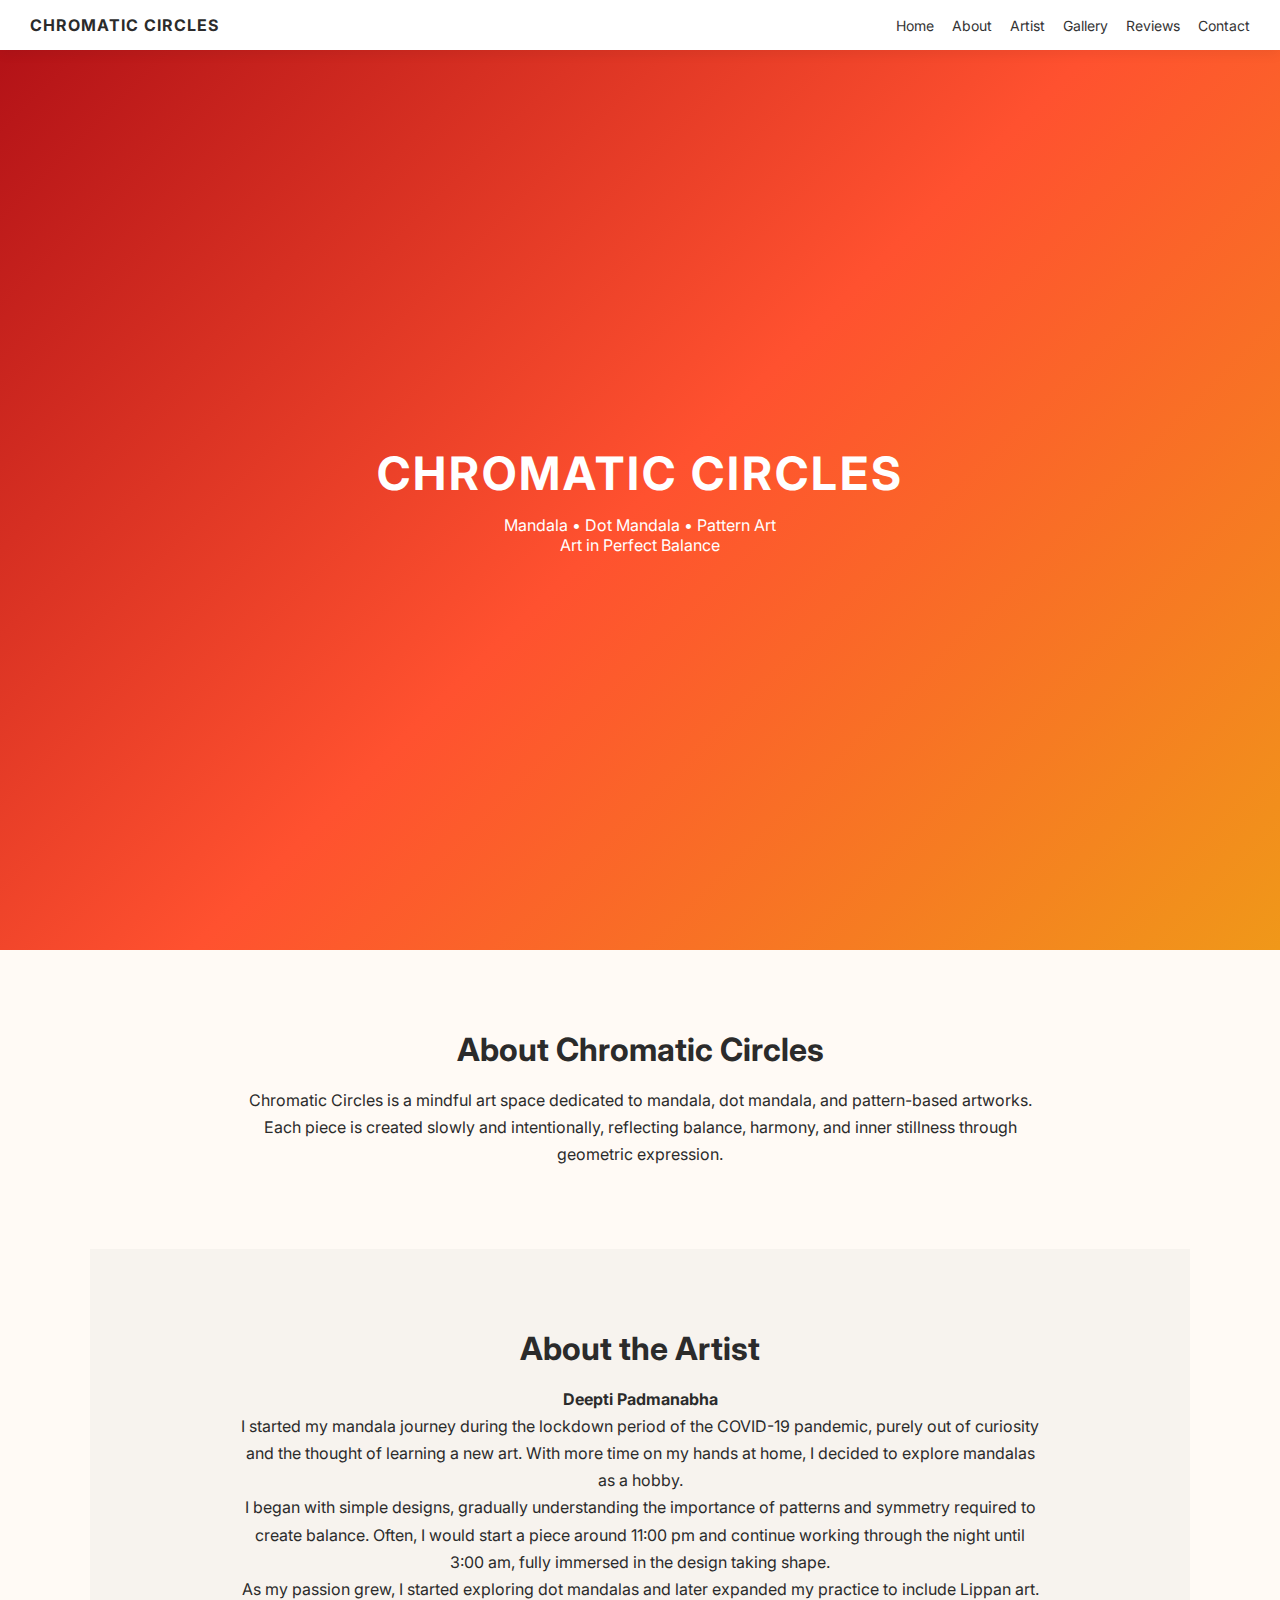
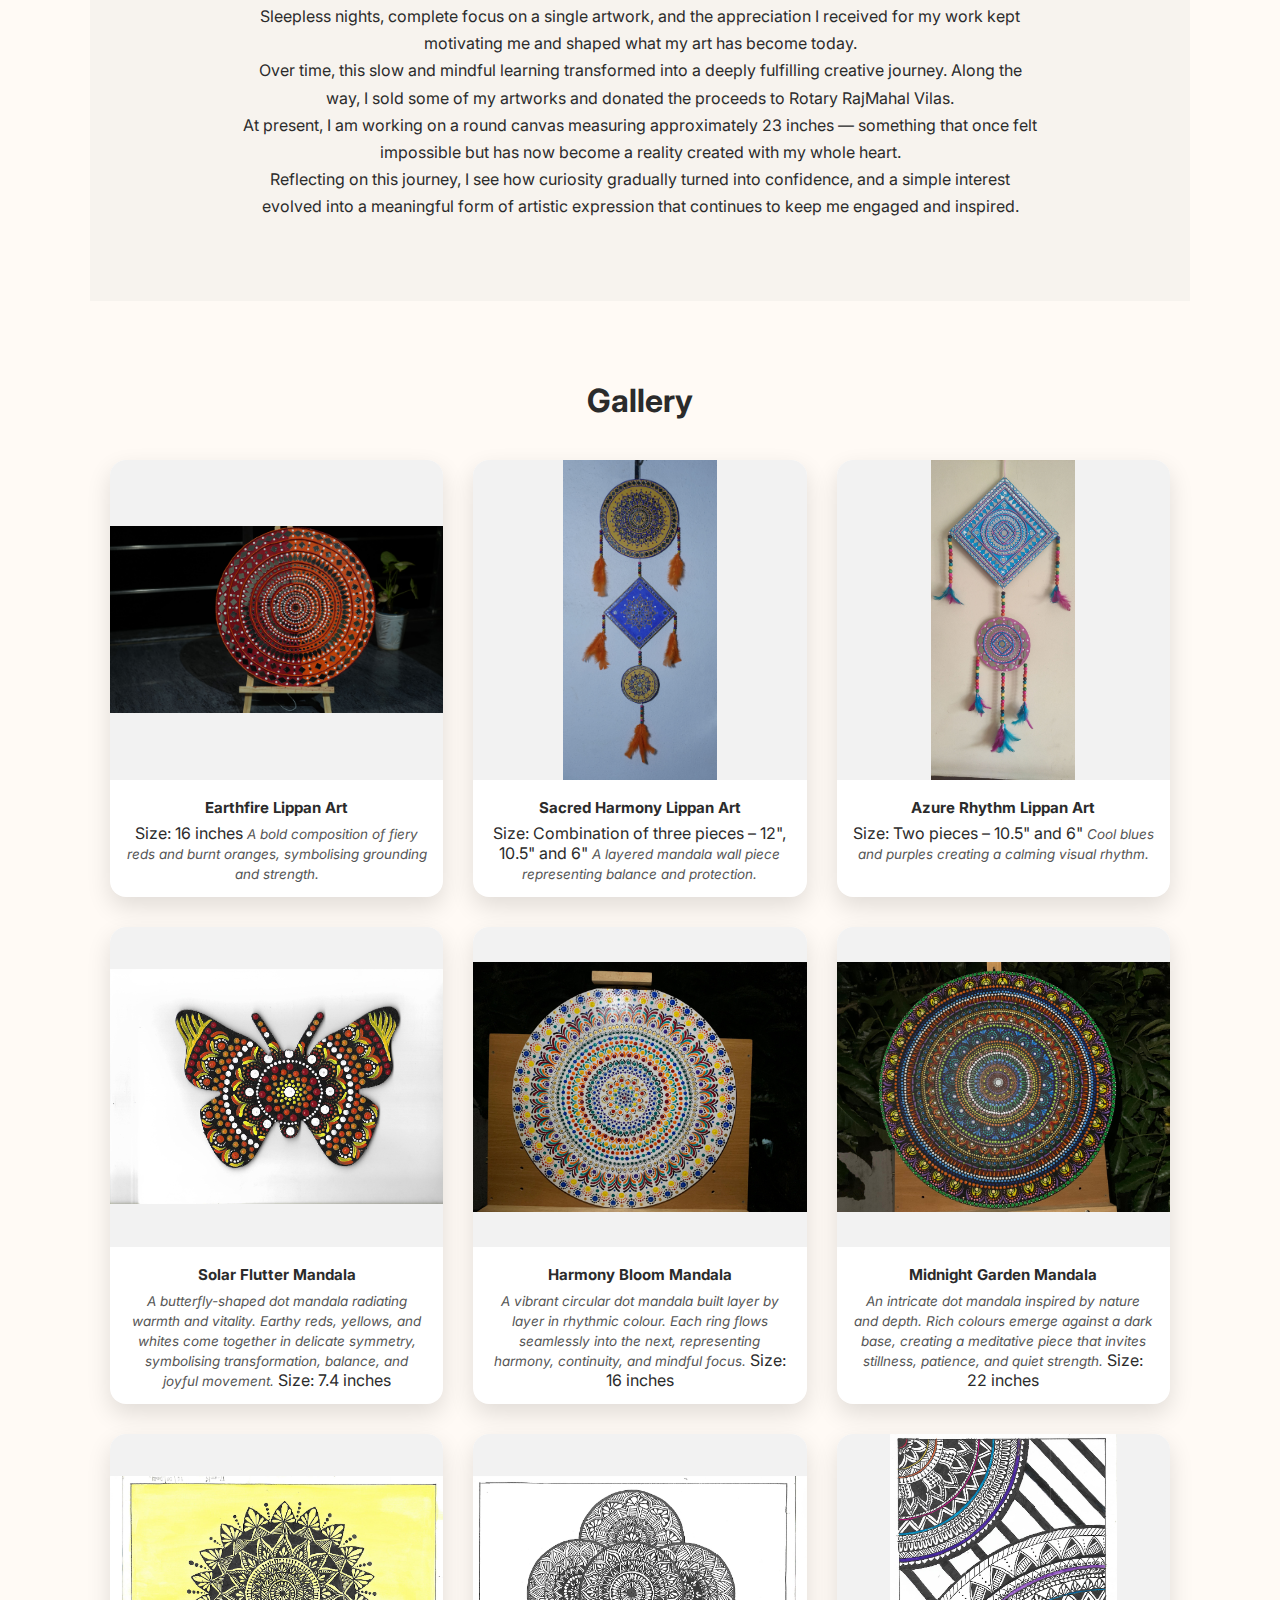
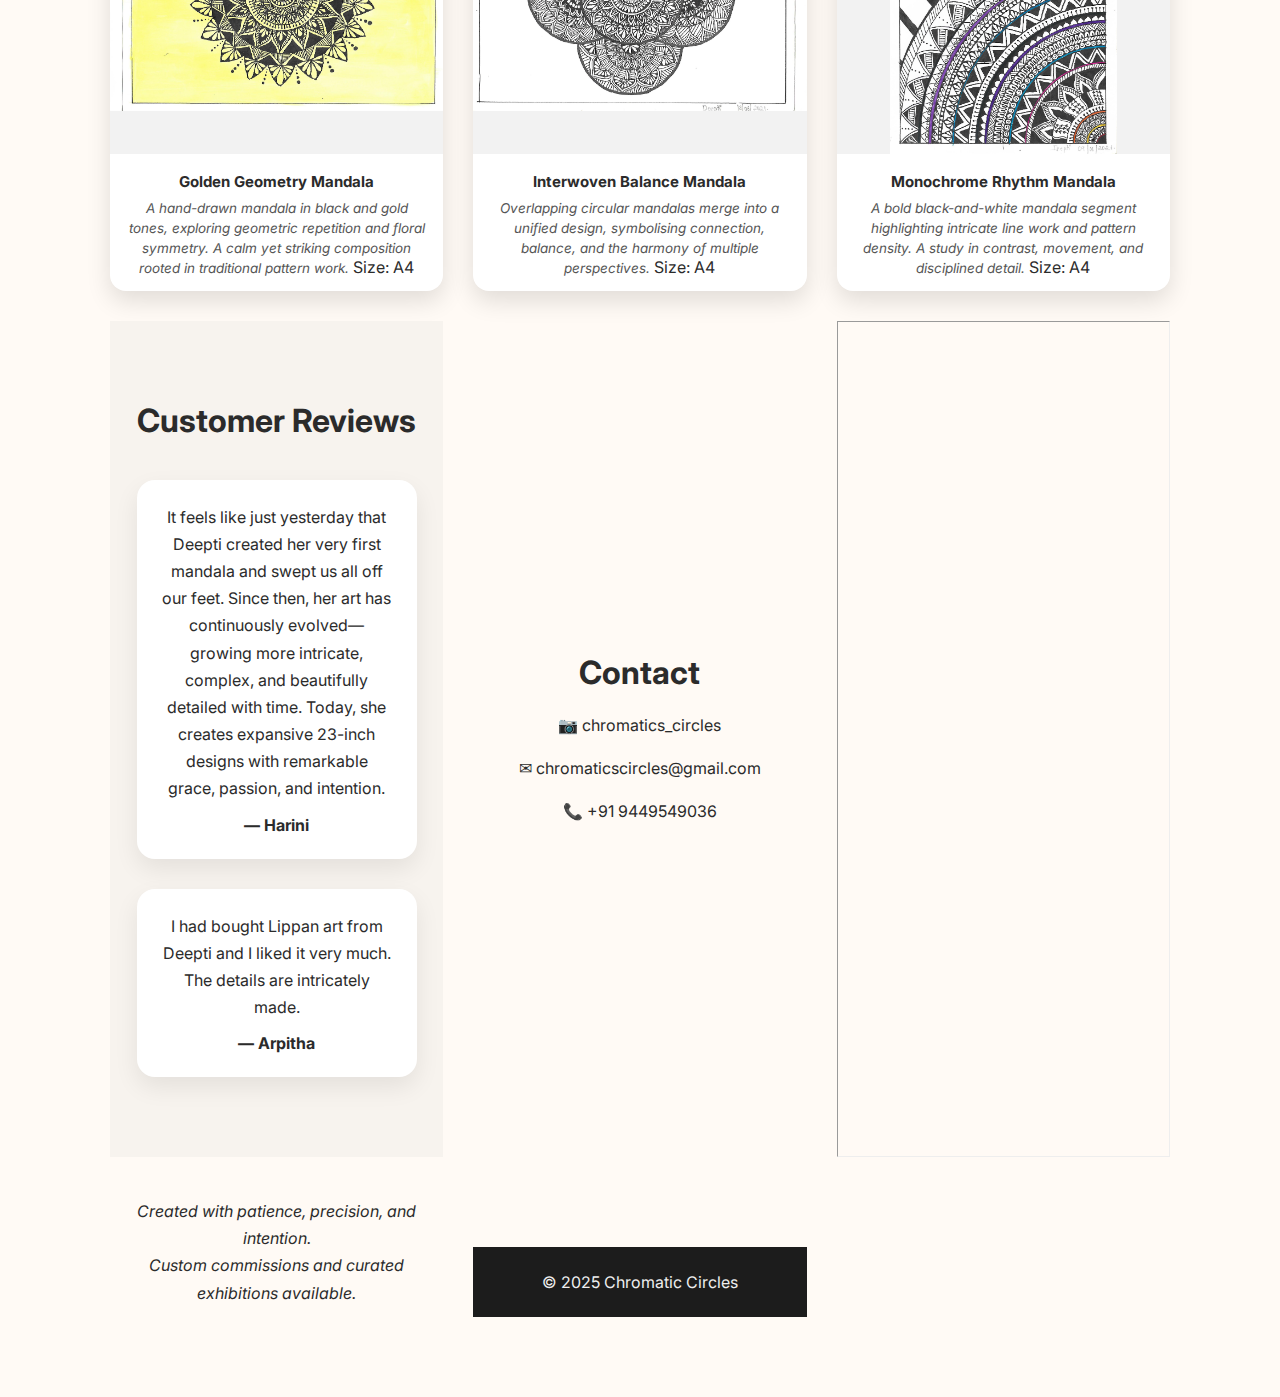
<file: index.html>
<!DOCTYPE html>
<html lang="en">
<head>
  <meta charset="UTF-8">
  <title>Chromatic Circles</title>
  <meta name="viewport" content="width=device-width, initial-scale=1.0">

  <!-- Inter Font -->
  <link href="https://fonts.googleapis.com/css2?family=Inter:wght@400;600;700&display=swap" rel="stylesheet">

  <!-- Icons -->
  <link rel="stylesheet" href="https://cdnjs.cloudflare.com/ajax/libs/font-awesome/6.5.1/css/all.min.css">

  <!-- Main CSS -->
  <link rel="stylesheet" href="style-final.css">
</head>

<body>

<!-- NAVBAR -->
<nav class="navbar">
  <div class="brand">CHROMATIC CIRCLES</div>
  <ul>
    <li><a href="#home">Home</a></li>
    <li><a href="#about">About</a></li>
    <li><a href="#artist">Artist</a></li>
    <li><a href="#photos">Gallery</a></li>
    <li><a href="#reviews">Reviews</a></li>
    <li><a href="#contact">Contact</a></li>
  </ul>
</nav>

<!-- HOME -->
<section id="home" class="hero">
  <div class="hero-content">
    <h1>CHROMATIC CIRCLES</h1>
    <p>
      Mandala • Dot Mandala • Pattern Art<br>
      Art in Perfect Balance
    </p>
  </div>
</section>

<!-- ABOUT CHROMATIC CIRCLES -->
<section id="about" class="section">
  <h2>About Chromatic Circles</h2>
  <p>
    Chromatic Circles is a mindful art space dedicated to mandala, dot mandala, and
    pattern-based artworks. Each piece is created slowly and intentionally,
    reflecting balance, harmony, and inner stillness through geometric expression.
  </p>
</section>

<!-- ABOUT THE ARTIST -->
<section id="artist" class="section soft">
  <h2>About the Artist</h2>

  <p>
    <strong>Deepti Padmanabha</strong>
  </p>

  <p>
    I started my mandala journey during the lockdown period of the COVID-19
    pandemic, purely out of curiosity and the thought of learning a new art.
    With more time on my hands at home, I decided to explore mandalas as a hobby.
  </p>

  <p>
    I began with simple designs, gradually understanding the importance of
    patterns and symmetry required to create balance. Often, I would start a
    piece around 11:00 pm and continue working through the night until 3:00 am,
    fully immersed in the design taking shape.
  </p>

  <p>
    As my passion grew, I started exploring dot mandalas and later expanded my
    practice to include Lippan art. Sleepless nights, complete focus on a single
    artwork, and the appreciation I received for my work kept motivating me and
    shaped what my art has become today.
  </p>

  <p>
    Over time, this slow and mindful learning transformed into a deeply
    fulfilling creative journey. Along the way, I sold some of my artworks and
    donated the proceeds to Rotary RajMahal Vilas.
  </p>

  <p>
    At present, I am working on a round canvas measuring approximately 23 inches
    — something that once felt impossible but has now become a reality created
    with my whole heart.
  </p>

  <p>
    Reflecting on this journey, I see how curiosity gradually turned into
    confidence, and a simple interest evolved into a meaningful form of artistic
    expression that continues to keep me engaged and inspired.
  </p>
</section>


<!-- GALLERY -->
<section id="photos" class="section">
  <h2>Gallery</h2>

  <div class="gallery-grid">

    <div class="card">
      <img src="Mandala1.jpg" alt="Earthfire Mandala">
      <div class="caption">
       <strong>Earthfire Lippan Art</strong>
  <span class="size">Size: 16 inches</span>
        <em>A bold composition of fiery reds and burnt oranges, symbolising grounding and strength.</em>
      </div>
    </div>

    <div class="card">
      <img src="Mandala2.jpg" alt="Sacred Harmony Wall Hanging">
      <div class="caption">
        <strong>Sacred Harmony Lippan Art</strong>
<span class="size">Size: Combination of three pieces – 12", 10.5" and 6"</span>
        <em>A layered mandala wall piece representing balance and protection.</em>
      </div>
    </div>

    <div class="card">
      <img src="Mandala3.jpg" alt="Azure Rhythm Mandala">
      <div class="caption">
      <strong>Azure Rhythm Lippan Art</strong>
  <span class="size">Size: Two pieces – 10.5" and 6"</span>
        <em>Cool blues and purples creating a calming visual rhythm.</em>
      </div>
    </div>
<!-- Mandala 4 -->
<div class="card">
  <img src="Mandala4.jpg" alt="Solar Flutter Mandala">
  <div class="caption">
    <strong>Solar Flutter Mandala</strong>
    <em>
      A butterfly-shaped dot mandala radiating warmth and vitality. Earthy reds,
      yellows, and whites come together in delicate symmetry, symbolising
      transformation, balance, and joyful movement.
    </em>
    <span class="size">Size: 7.4 inches</span>
  </div>
</div>

<!-- Mandala 5 -->
<div class="card">
  <img src="Mandala5.jpg" alt="Harmony Bloom Mandala">
  <div class="caption">
    <strong>Harmony Bloom Mandala</strong>
    <em>
      A vibrant circular dot mandala built layer by layer in rhythmic colour.
      Each ring flows seamlessly into the next, representing harmony,
      continuity, and mindful focus.
    </em>
    <span class="size">Size: 16 inches</span>
  </div>
</div>

<!-- Mandala 6 -->
<div class="card">
  <img src="Mandala6.jpg" alt="Midnight Garden Mandala">
  <div class="caption">
    <strong>Midnight Garden Mandala</strong>
    <em>
      An intricate dot mandala inspired by nature and depth. Rich colours emerge
      against a dark base, creating a meditative piece that invites stillness,
      patience, and quiet strength.
    </em>
    <span class="size">Size: 22 inches</span>
  </div>
</div>

<!-- Mandala 7 -->
<div class="card">
  <img src="Mandala7.jpg" alt="Golden Geometry Mandala">
  <div class="caption">
    <strong>Golden Geometry Mandala</strong>
    <em>
      A hand-drawn mandala in black and gold tones, exploring geometric repetition
      and floral symmetry. A calm yet striking composition rooted in traditional
      pattern work.
    </em>
    <span class="size">Size: A4</span>
  </div>
</div>

<!-- Mandala 8 -->
<div class="card">
  <img src="Mandala8.jpg" alt="Interwoven Balance Mandala">
  <div class="caption">
    <strong>Interwoven Balance Mandala</strong>
    <em>
      Overlapping circular mandalas merge into a unified design, symbolising
      connection, balance, and the harmony of multiple perspectives.
    </em>
    <span class="size">Size: A4</span>
  </div>
</div>

<!-- Mandala 9 -->
<div class="card">
  <img src="Mandala9.jpg" alt="Monochrome Rhythm Mandala">
  <div class="caption">
    <strong>Monochrome Rhythm Mandala</strong>
    <em>
      A bold black-and-white mandala segment highlighting intricate line work and
      pattern density. A study in contrast, movement, and disciplined detail.
    </em>
    <span class="size">Size: A4</span>
  </div>
</div>
<!-- ================= CUSTOMER REVIEWS ================= -->
<section id="reviews" class="section soft">
  <h2>Customer Reviews</h2>

  <div class="reviews-wrapper">
    <div class="review-card">
      <p>
        It feels like just yesterday that Deepti created her very first mandala
        and swept us all off our feet. Since then, her art has continuously
        evolved—growing more intricate, complex, and beautifully detailed with
        time. Today, she creates expansive 23-inch designs with remarkable grace,
        passion, and intention.
      </p>
      <strong>— Harini</strong>
    </div>

    <div class="review-card">
      <p>
        I had bought Lippan art from Deepti and I liked it very much.
        The details are intricately made.
      </p>
      <strong>— Arpitha</strong>
    </div>
  </div>
</section>

<!-- ================= CONTACT ================= -->
<section id="contact" class="section">
  <h2>Contact</h2>

  <div class="contact-icons">
    <p>📷 chromatics_circles</p>
    <p>✉ chromaticscircles@gmail.com</p>
    <p>📞 +91 9449549036</p>
  </div>
</section>

<!-- ================= DIVIDER ================= -->
<hr class="soft-divider">

<!-- ================= CLOSING LINE ================= -->
<p class="closing-text">
  <em>
    Created with patience, precision, and intention.<br>
    Custom commissions and curated exhibitions available.
  </em>
</p>

<!-- ================= FOOTER ================= -->
<footer class="site-footer">
  © 2025 Chromatic Circles
</footer>


<script>
/* Scroll reveal animation */
document.addEventListener("DOMContentLoaded", () => {
  const revealElements = document.querySelectorAll(
    ".section, .card, .review-card"
  );

  const observer = new IntersectionObserver(entries => {
    entries.forEach(entry => {
      if (entry.isIntersecting) {
        entry.target.classList.add("reveal");
      }
    });
  }, { threshold: 0.12 });

  revealElements.forEach(el => observer.observe(el));
});
</script>

</body>
</html>
</file>
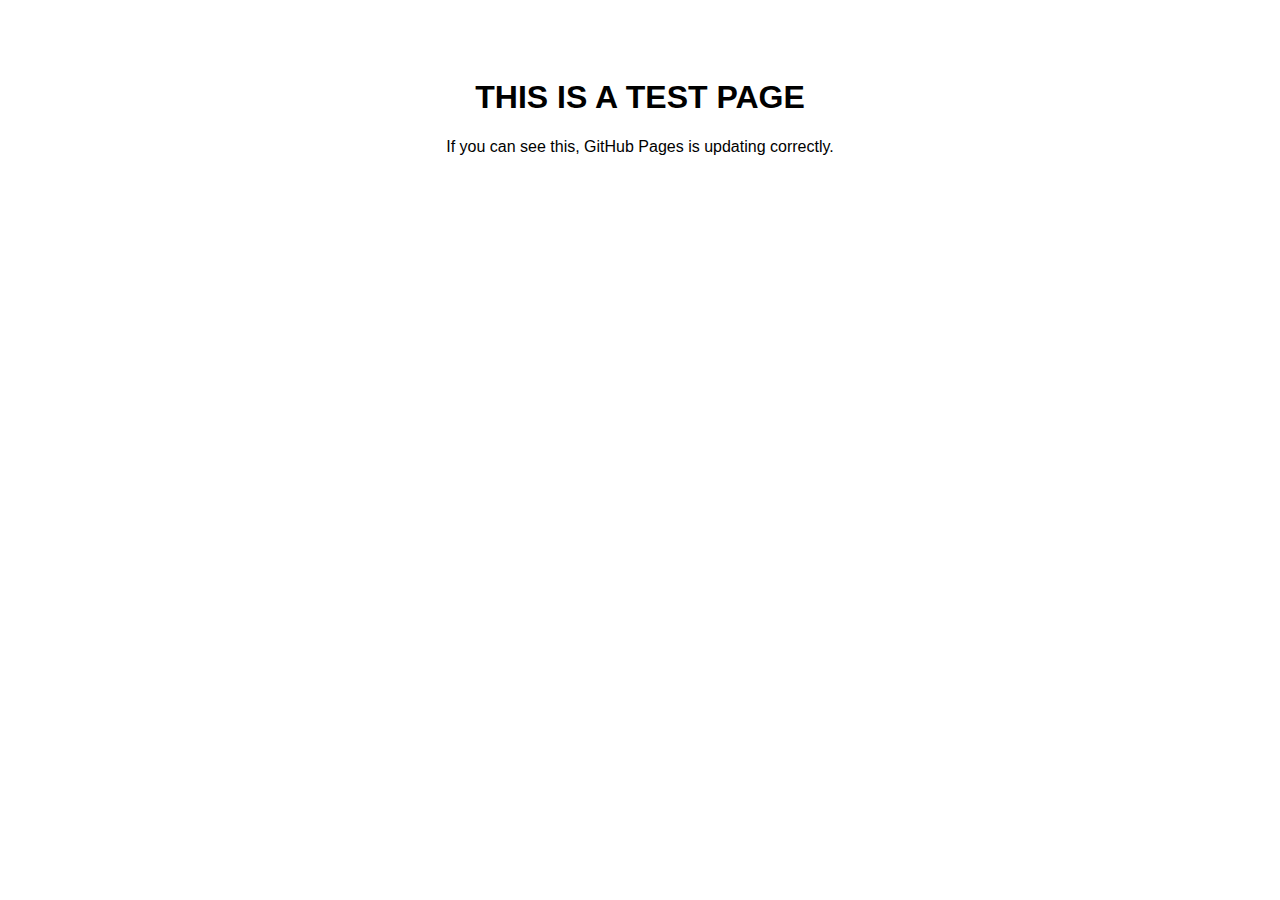
<file: test.html>
<!DOCTYPE html>
<html>
  <head>
    <title>TEST</title>
  </head>
  <body style="font-family: sans-serif; text-align:center; padding:50px;">
    <h1>THIS IS A TEST PAGE</h1>
    <p>If you can see this, GitHub Pages is updating correctly.</p>
  </body>
</html>
</file>
<file: style-final.css>
* {
  margin: 0;
  padding: 0;
  box-sizing: border-box;
}

body {
  font-family: 'Inter', sans-serif;
  background: #fffaf5;
  color: #2b2b2b;
}

/* NAVBAR */
.navbar {
  position: sticky;
  top: 0;
  background: #fff;
  padding: 15px 30px;
  display: flex;
  justify-content: space-between;
  align-items: center;
  box-shadow: 0 4px 12px rgba(0,0,0,0.06);
}

.navbar ul {
  list-style: none;
  display: flex;
  gap: 18px;
}

.navbar a {
  text-decoration: none;
  color: #333;
  font-size: 14px;
}

.brand {
  font-weight: 700;
  letter-spacing: 1px;
}

/* HERO */
.hero {
  min-height: 100vh;
  background: linear-gradient(135deg, #b31217, #ff512f, #f09819);
  color: white;
  display: flex;
  justify-content: center;
  align-items: center;
  text-align: center;
  padding: 40px;
}

.hero h1 {
  font-size: 46px;
  letter-spacing: 3px;
}

.hero p {
  margin-top: 14px;
  font-size: 16px;
}

/* SECTIONS */
.section {
  max-width: 1100px;
  margin: auto;
  padding: 80px 20px;
  text-align: center;
}

.section.soft {
  background: #f7f3ee;
}

.section h2 {
  font-size: 32px;
  margin-bottom: 18px;
}

.section p {
  max-width: 800px;
  margin: auto;
  line-height: 1.7;
}

/* GALLERY */
.gallery-grid {
  display: grid;
  grid-template-columns: repeat(auto-fit, minmax(280px, 1fr));
  gap: 30px;
  margin-top: 40px;
}

.card {
  background: #fff;
  border-radius: 16px;
  box-shadow: 0 10px 25px rgba(0,0,0,0.12);
  overflow: hidden;
}

.card img {
  width: 100%;
  height: 320px;
  object-fit: contain;
  background: #f2f2f2;
}

.caption {
  padding: 14px 16px;
  text-align: center;
}

.caption strong {
  display: block;
  font-size: 15px;
  margin-bottom: 6px;
}

.caption em {
  font-size: 13.5px;
  color: #555;
}

/* REVIEWS – PERFECTLY CENTERED */
.reviews-wrapper {
  max-width: 900px;
  margin: 40px auto 0;
  display: grid;
  grid-template-columns: repeat(auto-fit, minmax(260px, 1fr));
  gap: 25px;
  justify-content: center;
}

.review-card {
  background: #fff;
  padding: 24px;
  border-radius: 18px;
  box-shadow: 0 10px 25px rgba(0,0,0,0.08);
  text-align: center;
}

.review-card strong {
  display: block;
  margin-top: 12px;
}

/* CONTACT */
.contact-icons {
  display: flex;
  flex-direction: column;
  gap: 16px;
  margin-top: 20px;
}

.contact-icons a {
  color: #333;
  text-decoration: none;
  font-size: 16px;
}

/* FOOTER */
footer {
  background: #1c1c1c;
  color: #eee;
  text-align: center;
  padding: 25px;
  margin-top: 60px;
}

/* RESPONSIVE */
@media (max-width: 600px) {
  .hero h1 {
    font-size: 38px;
  }
}
/* ---------- FIX CUSTOMER REVIEWS ALIGNMENT (KEEP OLD STYLE) ---------- */

#reviews {
  text-align: center;
}

#reviews .reviews,
#reviews .reviews-wrapper {
  display: flex;
  justify-content: center;
  gap: 30px;
  flex-wrap: wrap;
  max-width: 1100px;
  margin: 40px auto 0;
}

#reviews .review-card {
  width: 280px;
  text-align: center;
}
/* --- Fix header text wrapping on small screens --- */
header h1, .navbar-brand, .logo, .site-title {
  white-space: nowrap;
  font-size: clamp(1.2rem, 4vw, 1.8rem); /* scales text for mobile */
  overflow: hidden;
  text-overflow: ellipsis;
}

/* Optional: adjust navbar layout to prevent wrapping */
nav, .navbar {
  display: flex;
  justify-content: space-between;
  align-items: center;
  flex-wrap: nowrap;
}

/* On small screens, keep spacing tight */
@media (max-width: 480px) {
  .navbar {
    padding: 8px 12px;
  }
  .navbar a {
    margin: 0 6px;
    font-size: 0.9rem;
  }
}
/* -------- FORCE BRAND NAME TO SINGLE LINE ON MOBILE -------- */

.brand {
  white-space: nowrap;
}

@media (max-width: 600px) {
  .navbar {
    flex-wrap: nowrap;
  }

  .brand {
    font-size: 16px;
    max-width: 60%;
    overflow: hidden;
    text-overflow: ellipsis;
  }
}
/* -------- RESTORE & FIX BRAND NAME VISIBILITY -------- */

.brand {
  white-space: nowrap;
  overflow: visible;
  text-overflow: unset;
  max-width: none;
}

/* Mobile-specific fix */
@media (max-width: 600px) {
  .navbar {
    flex-wrap: nowrap;
  }

  .brand {
    font-size: 15px;        /* slightly smaller so it fits */
    line-height: 1.2;
    display: block;
  }
}
/* ---------- MOBILE FULL-WIDTH FIX (NO ZOOM) ---------- */

html, body {
  width: 100%;
  overflow-x: hidden;
}

/* Fix hero section on mobile */
@media (max-width: 768px) {
  .hero {
    width: 100%;
    min-height: 100vh;
    padding: 40px 20px;
  }

  .hero-content {
    max-width: 100%;
    margin: 0 auto;
  }

  .hero h1 {
    font-size: 36px;
    line-height: 1.2;
  }

  .hero p {
    font-size: 15px;
    line-height: 1.5;
  }
}
</file>
